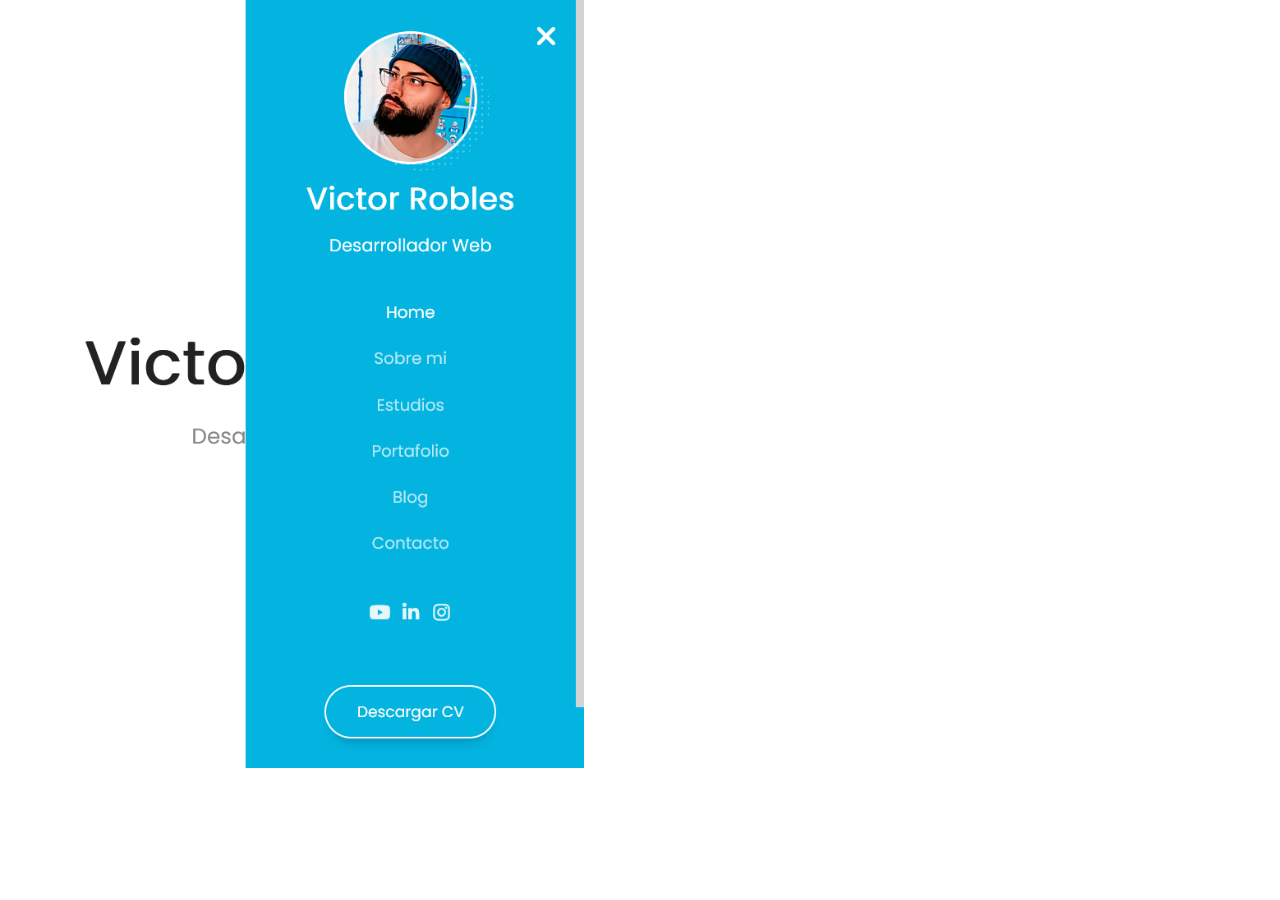
<file: diseno-web1/index.html>
<!DOCTYPE html>
<html lang="es">
<head>
    <meta charset="UTF-8">
    <meta http-equiv="X-UA-Compatible" content="IE=edge">
    <meta name="viewport" content="width=device-width, initial-scale=1.0">
    <link rel="icon" type="image/png" href="./04-portafolio.png" />
    <style type="text/css">
        *{
            margin: 0;
            padding: 0;
        }
        img{
            width: auto;
            height: 768px;
        }
    </style>
    <title>DISEÑO</title>
</head>
<body>
    <img src="./07-responsive1.png"/>
</body>
</html>
</file>
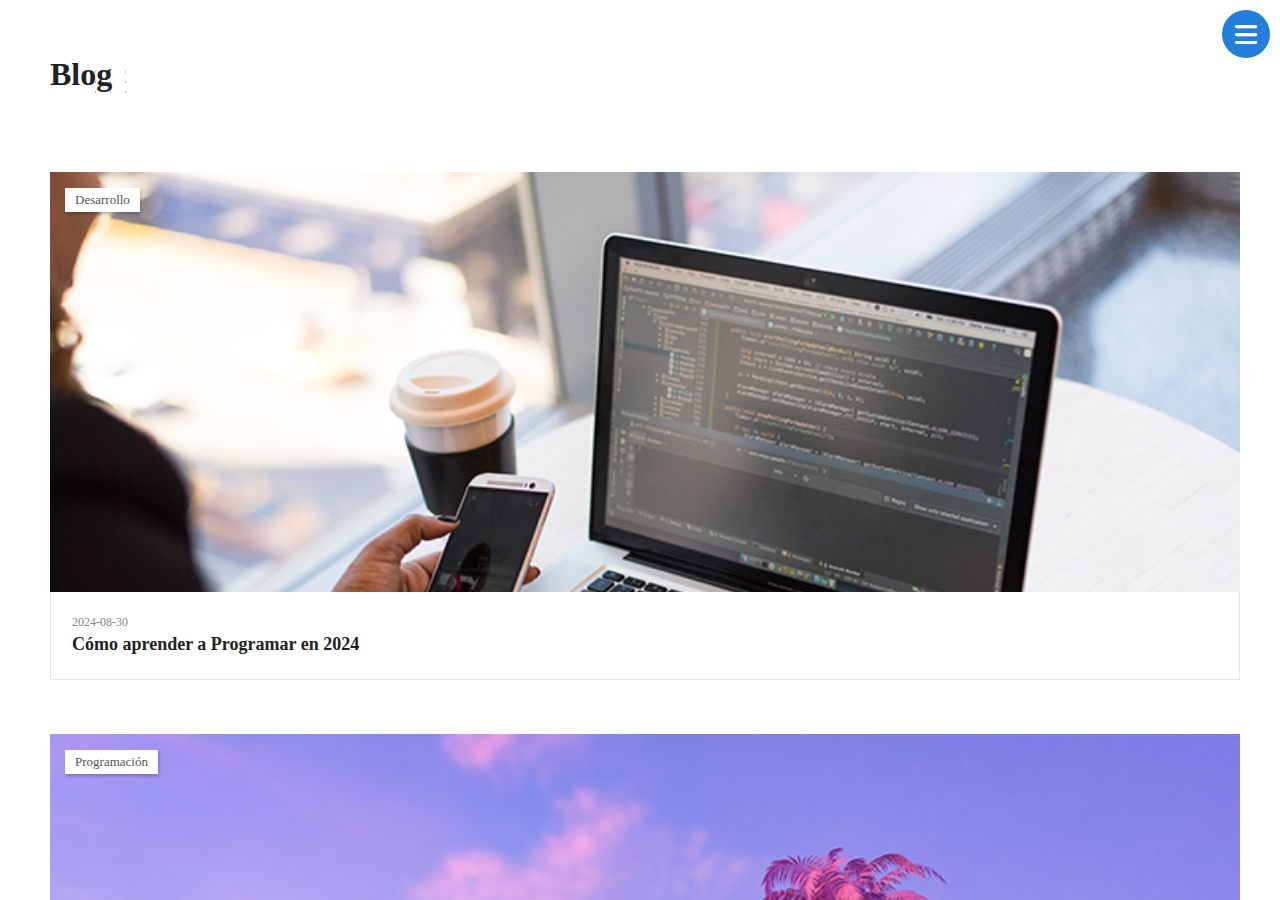
<file: html/blog.html>
<!DOCTYPE html>
<html lang="es">
<head>
    <meta charset="UTF-8">
    <meta name="viewport" content="width=device-width, initial-scale=1.0 maximum-scale=1">    <link rel="stylesheet" href="/fonts/fontawesome-free-6.1.2-web/css/all.min.css">
    <link rel="stylesheet" href="/fonts/poppins/poppins.css">
    <link rel="stylesheet" href="/css/reset.css">
    <link rel="stylesheet" href="/css/scroll.css">
    <link rel="stylesheet" href="/css/styles.css">
    <link rel="stylesheet" href="/css/responsive.css">
    
    <!-- Script JS -->
    <script src="/main.js" defer></script>
    

    <title>Portfolio Sobre Mi</title>
</head>
<body>
    <!-- Layout Principal -->
    <div class="layout">

            <aside class="layout-aside">
                
                <!-- Aside (Info Usuario) -->
                <section class="aside-userInfo">
                   
                    <!-- Info general usuario -->
                    <div class="userInfo-general">
                        
                        <div class="userInfo-containerImage">
                            <img src="/img/default-user.jpeg" alt="Foto de Perfil" 
                            class="userInfo-image">
                        </div>

                        <h2 class="userInfo-name">Victor Lorente</h2>
                        <h4 class="userInfo-job">Frontend Dev</h4>

                    </div>
                    <!-- Menú de navegación DERECHA-->
                    <nav class="layout-menu">
                        <ul class="menu-list">
                            
                            <li class="menu-option">
                                <a class="menu-link" href="main.html">
                                    <i class="menu-icon fa-solid fa-house"></i>
                                    <span class="menu-overlay">Home</span>
                                </a>
                            </li>

                            <li class="menu-option">
                                <a class="menu-link" href="sobre-mi.html">
                                    <i class="menu-icon fa-solid fa-user"></i>
                                    <span class="menu-overlay ">Sobre Mi</span>
                                </a>
                            </li>

                            <li class="menu-option">
                                <a class="menu-link" href="estudios.html">
                                    <i class="menu-icon fa-solid fa-landmark"></i>
                                    <span class="menu-overlay">Curriculum</span>
                                </a>
                            </li>

                            <li class="menu-option">
                                <a class="menu-link" href="portfolio.html">
                                    <i class="menu-icon fa-solid fa-briefcase"></i>
                                    <span class="menu-overlay">Proyectos</span>
                                </a>
                            </li>

                            <li class="menu-option">
                                <a class="menu-link" href="blog.html">
                                    <i style="color:#227FDC;" class="menu-icon fa-solid fa-book"></i>
                                    <span class="menu-overlay menu-overlay-active">Blog</span>
                                </a>
                            </li>

                        </ul>
                    </nav>
                    
                    <!-- Links redes sociales -->
                    <div class="userInfo-userLinks" >
                        <ul class="userLinks-social">
                            
                            <li class="social-option">
                                <a class="social-link" href="#"></a>
                                <i class="social-icon fa-brands fa-instagram"></i>
                            </li>

                            <li class="social-option">
                                <a class="social-link" href="#"></a>
                                <i class="social-icon fa-brands fa-whatsapp"></i>
                            </li>

                            <li class="social-option">
                                <a class="social-link" href="#"></a>
                                <i class="social-icon fa-brands fa-github"></i>
                            </li>

                        </ul>
                    </div>
                    <!-- boton del curriculum -->
                    <div class="userInfo-buttons">
                        <a href="#" class="userInfo-btn"></a>
                    </div>
                    
                    <!-- Pie de página -->
                    <footer class="userInfo-footer">
                        &copy; 2024 Victor Lorente Portfolio
                    </footer>
                </section>

            </aside>


                <!-- Menu Responsive -->
                <div class="layout-menu-toggle">
                    <i class="menu-toggle-icon fa-solid fa-bars"></i>
                    <i class="menu-toggle-icon fa-solid fa-xmark"></i>
                </div>

            <!-- Contenido principal (Main) -->
            <main class="layout-content">

                <section class="content-page content-blog">
                    <!-- Main content que cambia de pag -->
                    <header class="blog-header">
                        <h1 class="blog-title">Blog</h1>
                    </header>

                    <section class="blog-article">

                        <article class="articles-article">

                            <div class="article-top">

                                <div class="article-category">Desarrollo</div>
                                <a href="#" class="article-img-link">
                                    <div class="article-mask">
                                        <img src="/img/articulo-1.jpg" alt="Imagen del blog" class="article-img">
                                    </div>
                                    <div class="article-logo">
                                        <i class="article-icon fa-solid fa-book"></i>
                                    </div>
                                </a>

                            </div>

                            <div class="article-bottom">
                                <time datetime="2024-08-30" class="article-date">2024-08-30</time>
                                <a href="#" class="article-link"></a>
                                <h2 class="article-title">Cómo aprender a Programar en 2024</h2>
                            </div>

                        </article>

                        <article class="articles-article">

                            <div class="article-top">

                                <div class="article-category">Programación</div>
                                <a href="#" class="article-img-link">
                                    <div class="article-mask">
                                        <img src="/img/articulo-2.jpg" alt="Imagen del blog" class="article-img">
                                    </div>
                                    <div class="article-logo">
                                        <i class="article-icon fa-solid fa-book"></i>
                                    </div>
                                </a>

                            </div>

                            <div class="article-bottom">
                                <time datetime="2024-05-20" class="article-date">2024-05-20</time>
                                <a href="#" class="article-link"></a>
                                <h2 class="article-title">Cómo hacer Animaciones en CSS</h2>
                            </div>

                        </article>

                        <article class="articles-article">

                            <div class="article-top">

                                <div class="article-category">Programación</div>
                                <a href="#" class="article-img-link">
                                    <div class="article-mask">
                                        <img src="/img/articulo-3.jpg" alt="Imagen del blog" class="article-img">
                                    </div>
                                    <div class="article-logo">
                                        <i class="article-icon fa-solid fa-book"></i>
                                    </div>
                                </a>

                            </div>

                            <div class="article-bottom">
                                <time datetime="2024-04-20" class="article-date">2024-04-20</time>
                                <a href="#" class="article-link"></a>
                                <h2 class="article-title">Cómo usar el LocalStorage en JS</h2>
                            </div>

                        </article>

                        <article class="articles-article">

                            <div class="article-top">

                                <div class="article-category">Desarrollo</div>
                                <a href="#" class="article-img-link">
                                    <div class="article-mask">
                                        <img src="/img/articulo-4.jpg" alt="Imagen del blog" class="article-img">
                                    </div>
                                    <div class="article-logo">
                                        <i class="article-icon fa-solid fa-book"></i>
                                    </div>
                                </a>

                            </div>

                            <div class="article-bottom">
                                <time datetime="2024-02-30" class="article-date">2024-02-30</time>
                                <a href="#" class="article-link"></a>
                                <h2 class="article-title">Cómo Maquetar una Web</h2>
                            </div>

                        </article>

                    </section>  

                </section>

            </main>
    </div>

</body> 
</html>
</file>
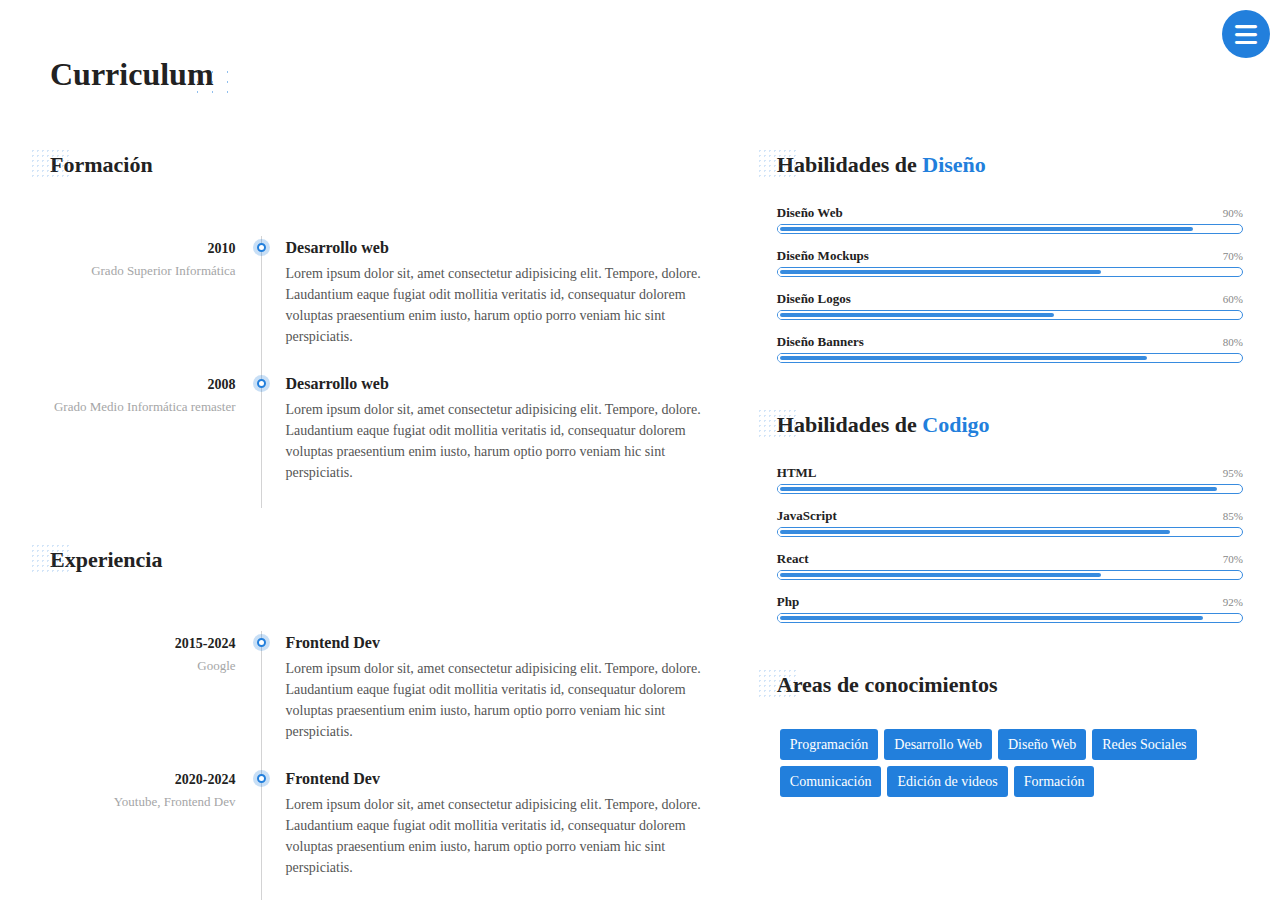
<file: html/estudios.html>
<!DOCTYPE html>
<html lang="es">
<head>
    <meta charset="UTF-8">
    <meta name="viewport" content="width=device-width, initial-scale=1.0 maximum-scale=1">    <link rel="stylesheet" href="/fonts/fontawesome-free-6.1.2-web/css/all.min.css">
    <link rel="stylesheet" href="/fonts/poppins/poppins.css">
    <link rel="stylesheet" href="/css/reset.css">
    <link rel="stylesheet" href="/css/scroll.css">
    <link rel="stylesheet" href="/css/styles.css">
    <link rel="stylesheet" href="/css/responsive.css">

    <!-- Script JS -->
    <script src="/main.js" defer></script>
    
    

    <title>Portfolio Sobre Mi</title>
</head>
<body>
    <!-- Layout Principal -->
    <div class="layout">

            <aside class="layout-aside">
                
                <!-- Aside (Info Usuario) -->
                <section class="aside-userInfo">
                   
                    <!-- Info general usuario -->
                    <div class="userInfo-general">
                        
                        <div class="userInfo-containerImage">
                            <img src="/img/default-user.jpeg" alt="Foto de Perfil" 
                            class="userInfo-image">
                        </div>

                        <h2 class="userInfo-name">Victor Lorente</h2>
                        <h4 class="userInfo-job">Frontend Dev</h4>

                    </div>
                    <!-- Menú de navegación DERECHA-->
                    <nav class="layout-menu">
                        <ul class="menu-list">
                            
                            <li class="menu-option">
                                <a class="menu-link" href="main.html">
                                    <i class="menu-icon fa-solid fa-house"></i>
                                    <span class="menu-overlay">Home</span>
                                </a>
                            </li>

                            <li class="menu-option">
                                <a class="menu-link" href="sobre-mi.html">
                                    <i class="menu-icon fa-solid fa-user"></i>
                                    <span class="menu-overlay">Sobre Mi</span>
                                </a>
                            </li>

                            <li class="menu-option">
                                <a class="menu-link" href="estudios.html">
                                    <i style="color:#227FDC;" class="menu-icon fa-solid fa-landmark"></i>
                                    <span class="menu-overlay menu-overlay-active">Curriculum</span>
                                </a>
                            </li>

                            <li class="menu-option">
                                <a class="menu-link" href="portfolio.html">
                                    <i class="menu-icon fa-solid fa-briefcase"></i>
                                    <span class="menu-overlay">Proyectos</span>
                                </a>
                            </li>

                            <li class="menu-option">
                                <a class="menu-link" href="blog.html">
                                    <i class="menu-icon fa-solid fa-book"></i>
                                    <span class="menu-overlay">Blog</span>
                                </a>
                            </li>

                        

                        </ul>
                    </nav>
                    
                    <!-- Links redes sociales -->
                    <div class="userInfo-userLinks" >
                        <ul class="userLinks-social">
                            
                            <li class="social-option">
                                <a class="social-link" href="#"></a>
                                <i class="social-icon fa-brands fa-instagram"></i>
                            </li>

                            <li class="social-option">
                                <a class="social-link" href="#"></a>
                                <i class="social-icon fa-brands fa-whatsapp"></i>
                            </li>

                            <li class="social-option">
                                <a class="social-link" href="#"></a>
                                <i class="social-icon fa-brands fa-github"></i>
                            </li>

                        </ul>
                    </div>
                    <!-- boton del curriculum -->
                    <div class="userInfo-buttons">
                        <a href="#" class="userInfo-btn"></a>
                    </div>
                    
                    <!-- Pie de página -->
                    <footer class="userInfo-footer">
                        &copy; 2024 Victor Lorente Portfolio
                    </footer>
                </section>

            </aside>
            
                <!-- Menu Responsive -->
                <div class="layout-menu-toggle">
                    <i class="menu-toggle-icon fa-solid fa-bars"></i>
                    <i class="menu-toggle-icon fa-solid fa-xmark"></i>
                </div>

            <!-- Contenido principal (Main) -->
            <main class="layout-content">

                <section class="content-page content-resume">
                    <!-- Main content que cambia de pag -->

                    <header class="resume-header">
                        <h1 class="resume-title">Curriculum</h1>
                    </header>
                    <!-- Main page Content -->
                    <div class="resume-container">
                        <!-- LEFT SIDE PAGE -->
                        <section class="resume-left">
                            
                            <!-- 1 Sección left-->
                            <header class="resume-subheader">
                                <h2 class="resume-subtitle">Formación</h2>
                            </header>

                            <div class="resume-timelines">

                                <article class="timelines-item">

                                    <header class="timneline-header">
                                        <h4 class="timeline-year">2010</h4>
                                        <span class="timeline-company">Grado Superior Informática</span>
                                    </header>

                                            <div class="timeline-divider">
                                                <!-- Esto sirve para dividir el contenido -->
                                            </div>

                                    <div class="timeline-description">
                                        <h3 class="timeline-title">Desarrollo web</h3>
                                        <p class="timeline-text">Lorem ipsum dolor sit, amet consectetur adipisicing elit. 
                                            Tempore, dolore. Laudantium eaque fugiat odit mollitia veritatis id, 
                                            consequatur dolorem voluptas praesentium enim iusto, harum optio porro veniam hic sint perspiciatis.
                                        </p>
                                    </div>

                                </article>

                                <article class="timelines-item">

                                    <header class="timneline-header">
                                        <h4 class="timeline-year">2008</h4>
                                        <span class="timeline-company">Grado Medio Informática remaster</span>
                                    </header>

                                            <div class="timeline-divider">
                                                <!-- Esto sirve para dividir el contenido -->
                                            </div>

                                    <div class="timeline-description">
                                        <h3 class="timeline-title">Desarrollo web</h3>
                                        <p class="timeline-text">Lorem ipsum dolor sit, amet consectetur adipisicing elit. 
                                            Tempore, dolore. Laudantium eaque fugiat odit mollitia veritatis id, 
                                            consequatur dolorem voluptas praesentium enim iusto, harum optio porro veniam hic sint perspiciatis.
                                        </p>
                                    </div>

                                </article>

                            </div>
                            
                            <!-- 2 Sección left-->
                            <header class="resume-subheader">
                                <h2 class="resume-subtitle">Experiencia</h2>
                            </header>

                            <div class="resume-timelines">

                                <article class="timelines-item">

                                    <header class="timneline-header">
                                        <h4 class="timeline-year">2015-2024</h4>
                                        <span class="timeline-company">Google</span>
                                    </header>

                                            <div class="timeline-divider">
                                                <!-- Esto sirve para dividir el contenido -->
                                            </div>

                                    <div class="timeline-description">
                                        <h3 class="timeline-title">Frontend Dev</h3>
                                        <p class="timeline-text">Lorem ipsum dolor sit, amet consectetur adipisicing elit. 
                                            Tempore, dolore. Laudantium eaque fugiat odit mollitia veritatis id, 
                                            consequatur dolorem voluptas praesentium enim iusto, harum optio porro veniam hic sint perspiciatis.
                                        </p>
                                    </div>

                                </article>

                                <article class="timelines-item">

                                    <header class="timneline-header">
                                        <h4 class="timeline-year">2020-2024</h4>
                                        <span class="timeline-company">Youtube, Frontend Dev</span>
                                    </header>

                                            <div class="timeline-divider">
                                                <!-- Esto sirve para dividir el contenido -->
                                            </div>

                                    <div class="timeline-description">
                                        <h3 class="timeline-title">Frontend Dev</h3>
                                        <p class="timeline-text">Lorem ipsum dolor sit, amet consectetur adipisicing elit. 
                                            Tempore, dolore. Laudantium eaque fugiat odit mollitia veritatis id, 
                                            consequatur dolorem voluptas praesentium enim iusto, harum optio porro veniam hic sint perspiciatis.
                                        </p>
                                    </div>

                                </article>

                            </div>

                        </section>
                        <!-- RIGHT SIDE PAGE -->
                        <section class="resume-right">

                            <header class="resume-subheader">
                                <h2 class="resume-subtitle">Habilidades de <span class="subtitle-color">Diseño</span></h2>
                            </header>
                            <!-- Habilidades DISEÑO -->
                            <div class="resume-skills">

                                <article class="skills-title">
                                    <h4 class="skills-text">Diseño Web</h4>
                                    <span class="skills-number">90%</span>
                                </article>

                                <div class="skills-progressbar">
                                    <div class="skills-percentage pb1"></div>
                                </div>

                                        <article class="skills-title">
                                            <h4 class="skills-text">Diseño Mockups</h4>
                                            <span class="skills-number">70%</span>
                                        </article>

                                        <div class="skills-progressbar">
                                            <div class="skills-percentage pb2"></div>
                                        </div>

                                        <article class="skills-title">
                                            <h4 class="skills-text">Diseño Logos</h4>
                                            <span class="skills-number">60%</span>
                                        </article>
        
                                        <div class="skills-progressbar">
                                            <div class="skills-percentage pb3"></div>
                                        </div>

                                <article class="skills-title">
                                    <h4 class="skills-text">Diseño Banners</h4>
                                    <span class="skills-number">80%</span>
                                </article>
        
                                <div class="skills-progressbar">
                                    <div class="skills-percentage pb4"></div>
                                </div>

                            </div>

                            <header class="resume-subheader">
                                <h2 class="resume-subtitle">Habilidades de <span class="subtitle-color">Codigo</span></h2>
                            </header>
                             <!-- Habilidades de Código -->
                             <div class="resume-skills">

                                <article class="skills-title">
                                    <h4 class="skills-text">HTML</h4>
                                    <span class="skills-number">95%</span>
                                </article>

                                <div class="skills-progressbar">
                                    <div class="skills-percentage pb5"></div>
                                </div>

                                        <article class="skills-title">
                                            <h4 class="skills-text">JavaScript</h4>
                                            <span class="skills-number">85%</span>
                                        </article>

                                        <div class="skills-progressbar">
                                            <div class="skills-percentage pb6"></div>
                                        </div>

                                        <article class="skills-title">
                                            <h4 class="skills-text">React</h4>
                                            <span class="skills-number">70%</span>
                                        </article>
        
                                        <div class="skills-progressbar">
                                            <div class="skills-percentage pb7"></div>
                                        </div>

                                <article class="skills-title">
                                    <h4 class="skills-text">Php</h4>
                                    <span class="skills-number">92%</span>
                                </article>
        
                                <div class="skills-progressbar">
                                    <div class="skills-percentage pb8"></div>
                                </div>

                            </div>

                            <header class="resume-subheader">
                                <h2 class="resume-subtitle">Areas de conocimientos</h2>
                            </header>
                            <div class="resume-knowledges">
                                <ul class="knowledges-list">
                                    <li class="knowledges-option">Programación</li>
                                    <li class="knowledges-option">Desarrollo Web</li>
                                    <li class="knowledges-option">Diseño Web</li>
                                    <li class="knowledges-option">Redes Sociales</li>
                                    <li class="knowledges-option">Comunicación</li>
                                    <li class="knowledges-option">Edición de videos</li>
                                    <li class="knowledges-option">Formación</li>
                                </ul>
                            </div>
                            
                        </section>

                    </div>
                    <!-- Certificados Bottom Page -->
                    <div class="resume-certificate">

                        <header class="resume-subheader">
                            <h2 class="resume-subtitle">Certificados</h2>
                        </header>

                        <section class="certificate-container">

                            <article class="certificates-certificate">
                                
                                <div class="certificate-logo">
                                    <img src="/img/certificado-1.png" alt="" class="certificate-img">
                                </div>

                                <div class="certificate-content">
                                    <h4 class="certificate-title">Master en PHP, SQL, POO, MVC, Laravel, Symfony, Wordpress</h4>
                                    <span class="certificate-id">ID  Verificación: 7891</span>
                                    <span class="certificate-date">10 Junio 2023</span>
                                </div>

                            </article>

                            <article class="certificates-certificate">
                                
                                <div class="certificate-logo">
                                    <img src="/img/certificado-1.png" alt="" class="certificate-img">
                                </div>

                                <div class="certificate-content">
                                    <h4 class="certificate-title">Master en Pruenas Técnicas: +70 Nuevos Ejercicios de Código</h4>
                                    <span class="certificate-id">ID  Verificación: 12235</span>
                                    <span class="certificate-date">10 Mayo 2024</span>
                                </div>

                            </article>


                        </section>

                    </div>
 
                </section>

            </main>
    </div>

</body> 
</html>
</file>
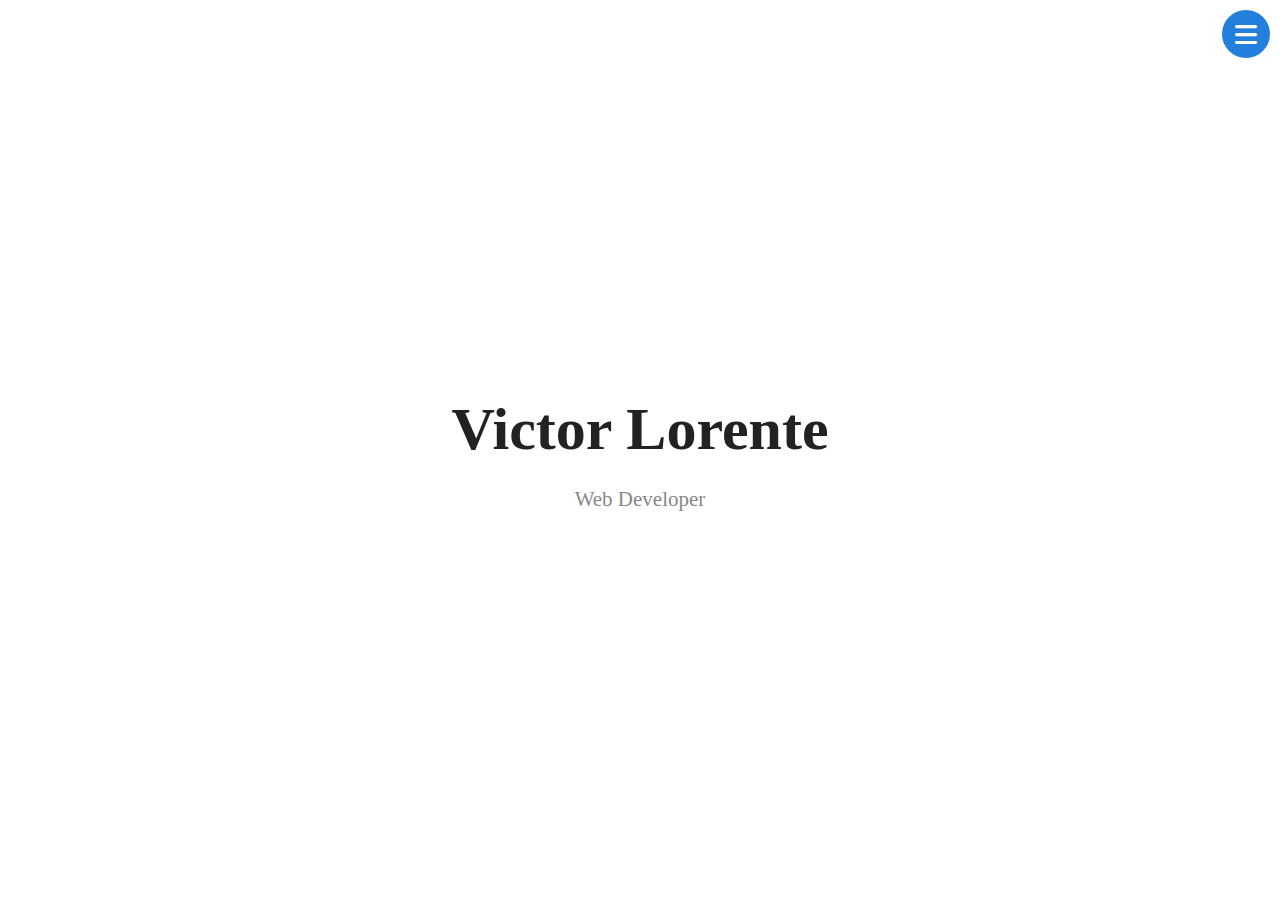
<file: html/main.html>
<!DOCTYPE html>
<html lang="es">
<head>
    <meta charset="UTF-8">
    <meta name="viewport" content="width=device-width, initial-scale=1.0 maximum-scale=1">
    <link rel="stylesheet" href="/fonts/fontawesome-free-6.1.2-web/css/all.min.css">
    <link rel="stylesheet" href="/fonts/poppins/poppins.css">
    <link rel="stylesheet" href="/css/reset.css">
    <link rel="stylesheet" href="/css/scroll.css">
    <link rel="stylesheet" href="/css/styles.css">
    <link rel="stylesheet" href="/css/responsive.css">
    
    <!-- Script JS -->
    <script src="/main.js" defer></script>

    <title>Portfolio</title>
</head>
<body>
    <!-- Layout Principal -->
    <div class="layout">

            <aside class="layout-aside">
                
                <!-- Aside (Info Usuario) -->
                <section class="aside-userInfo">
                   
                    <!-- Info general usuario -->
                    <div class="userInfo-general">
                        
                        <div class="userInfo-containerImage">
                            <img src="/img/default-user.jpeg" alt="Foto de Perfil" 
                            class="userInfo-image">
                        </div>

                        <h2 class="userInfo-name">Victor Lorente</h2>
                        <h4 class="userInfo-job">Frontend Dev</h4>

                    </div>
                    <!-- Menú de navegación DERECHA-->
                    <nav class="layout-menu">
                        <ul class="menu-list">
                            
                            <li class="menu-option">
                                <a class="menu-link" href="main.html">
                                    <i style="color:#227FDC;" class="menu-icon fa-solid fa-house"></i>
                                    <span class="menu-overlay menu-overlay-active">Home</span>
                                </a>
                            </li>

                            <li class="menu-option">
                                <a class="menu-link" href="sobre-mi.html">
                                    <i class="menu-icon fa-solid fa-user"></i>
                                    <span class="menu-overlay">Sobre Mi</span>
                                </a>
                            </li>

                            <li class="menu-option">
                                <a class="menu-link" href="estudios.html">
                                    <i class="menu-icon fa-solid fa-landmark"></i>
                                    <span class="menu-overlay">Curriculum</span>
                                </a>
                            </li>

                            <li class="menu-option">
                                <a class="menu-link" href="portfolio.html">
                                    <i class="menu-icon fa-solid fa-briefcase"></i>
                                    <span class="menu-overlay">Proyectos</span>
                                </a>
                            </li>

                            <li class="menu-option">
                                <a class="menu-link" href="blog.html">
                                    <i class="menu-icon fa-solid fa-book"></i>
                                    <span class="menu-overlay">Blog</span>
                                </a>
                            </li>

                      
                        </ul>
                    </nav>
                    
                    <!-- Links redes sociales -->
                    <div class="userInfo-userLinks" >
                        <ul class="userLinks-social">
                            
                            <li class="social-option">
                                <a class="social-link" href="#"></a>
                                <i class="social-icon fa-brands fa-instagram"></i>
                            </li>

                            <li class="social-option">
                                <a class="social-link" href="#"></a>
                                <i class="social-icon fa-brands fa-whatsapp"></i>
                            </li>

                            <li class="social-option">
                                <a class="social-link" href="#"></a>
                                <i class="social-icon fa-brands fa-github"></i>
                            </li>

                        </ul>
                    </div>
                    <!-- boton del curriculum -->
                    <div class="userInfo-buttons">
                        <a href="#" class="userInfo-btn"></a>
                    </div>
                    
                    <!-- Pie de página -->
                    <footer class="userInfo-footer">
                        &copy; 2024 Victor Lorente Portfolio
                    </footer>
                </section>

            </aside>

            <!-- Menu Responsive -->
            <div class="layout-menu-toggle">
                <i class="menu-toggle-icon fa-solid fa-bars"></i>
                <i class="menu-toggle-icon fa-solid fa-xmark"></i>
            </div>

            <!-- Contenido principal (Main) -->
            <main class="layout-content">

                <section class="content-page">
                    <h1 class="page-name">Victor Lorente</h1>
                    <h2 class="page-job">Web Developer</h2>
                </section>

            </main>
    </div>
    
</body> 
</html>
</file>
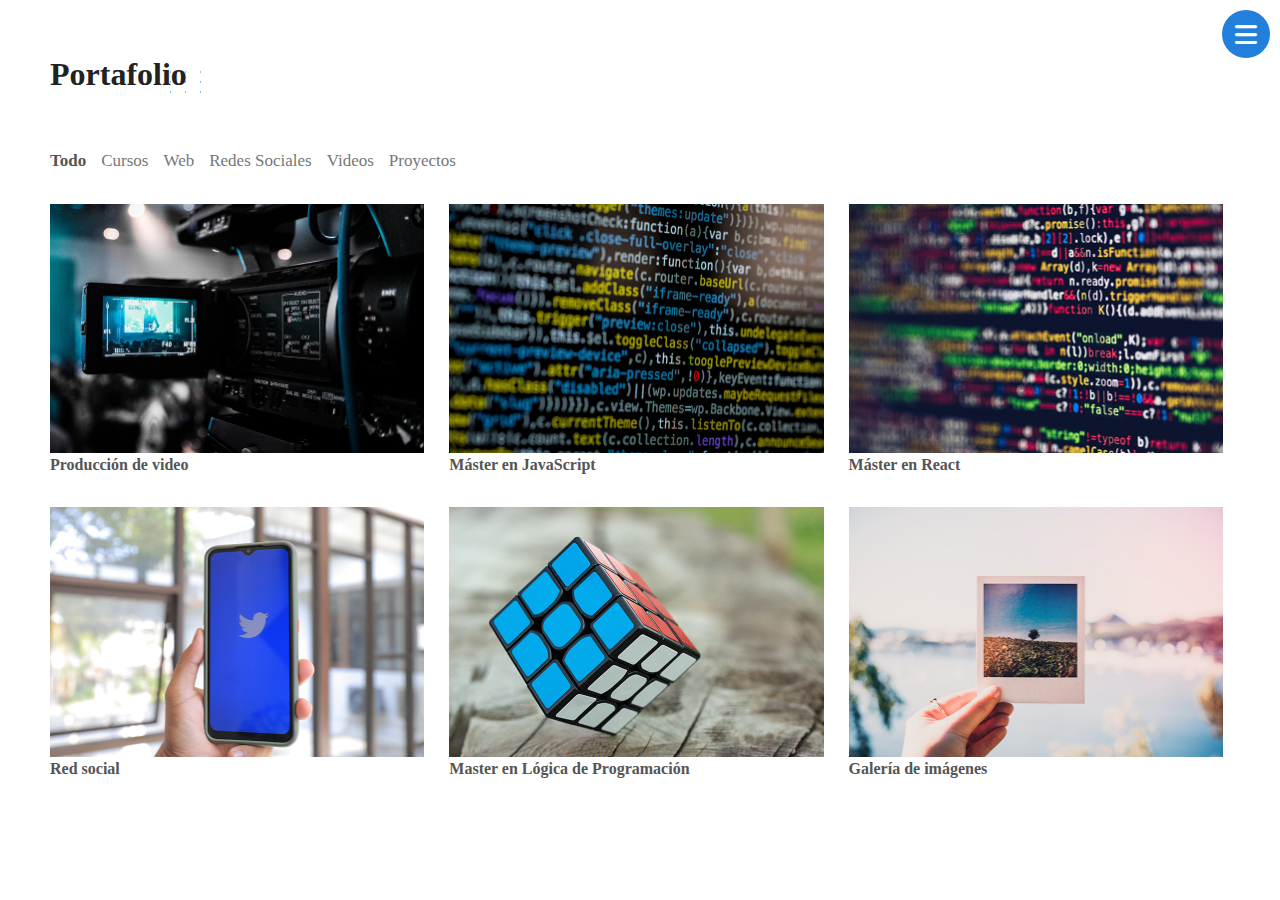
<file: html/portfolio.html>
<!DOCTYPE html>
<html lang="es">
<head>
    <meta charset="UTF-8">
    <meta name="viewport" content="width=device-width, initial-scale=1.0 maximum-scale=1">    <link rel="stylesheet" href="/fonts/fontawesome-free-6.1.2-web/css/all.min.css">
    <link rel="stylesheet" href="/fonts/poppins/poppins.css">
    <link rel="stylesheet" href="/css/reset.css">
    <link rel="stylesheet" href="/css/scroll.css">
    <link rel="stylesheet" href="/css/styles.css">
    <link rel="stylesheet" href="/css/responsive.css">

    <!-- Script JS -->
    <script src="/main.js" defer></script>
    
    

    <title>Portfolio Sobre Mi</title>
</head>
<body>
    <!-- Layout Principal -->
    <div class="layout">

            <aside class="layout-aside">
                
                <!-- Aside (Info Usuario) -->
                <section class="aside-userInfo">
                   
                    <!-- Info general usuario -->
                    <div class="userInfo-general">
                        
                        <div class="userInfo-containerImage">
                            <img src="/img/default-user.jpeg" alt="Foto de Perfil" 
                            class="userInfo-image">
                        </div>

                        <h2 class="userInfo-name">Victor Lorente</h2>
                        <h4 class="userInfo-job">Frontend Dev</h4>

                    </div>
                    <!-- Menú de navegación DERECHA-->
                    <nav class="layout-menu">
                        <ul class="menu-list">
                            
                            <li class="menu-option">
                                <a class="menu-link" href="main.html">
                                    <i class="menu-icon fa-solid fa-house"></i>
                                    <span class="menu-overlay">Home</span>
                                </a>
                            </li>

                            <li class="menu-option">
                                <a class="menu-link" href="sobre-mi.html">
                                    <i class="menu-icon fa-solid fa-user"></i>
                                    <span class="menu-overlay">Sobre Mi</span>
                                </a>
                            </li>

                            <li class="menu-option">
                                <a class="menu-link" href="estudios.html">
                                    <i class="menu-icon fa-solid fa-landmark"></i>
                                    <span class="menu-overlay">Curriculum</span>
                                </a>
                            </li>

                            <li class="menu-option">
                                <a class="menu-link" href="portfolio.html">
                                    <i style="color:#227FDC;" class="menu-icon fa-solid fa-briefcase"></i>
                                    <span class="menu-overlay menu-overlay-active">Proyectos</span>
                                </a>
                            </li>

                            <li class="menu-option">
                                <a class="menu-link" href="blog.html">
                                    <i class="menu-icon fa-solid fa-book"></i>
                                    <span class="menu-overlay">Blog</span>
                                </a>
                            </li>


                        </ul>
                    </nav>
                    
                    <!-- Links redes sociales -->
                    <div class="userInfo-userLinks" >
                        <ul class="userLinks-social">
                            
                            <li class="social-option">
                                <a class="social-link" href="#"></a>
                                <i class="social-icon fa-brands fa-instagram"></i>
                            </li>

                            <li class="social-option">
                                <a class="social-link" href="#"></a>
                                <i class="social-icon fa-brands fa-whatsapp"></i>
                            </li>

                            <li class="social-option">
                                <a class="social-link" href="#"></a>
                                <i class="social-icon fa-brands fa-github"></i>
                            </li>

                        </ul>
                    </div>
                    <!-- boton del curriculum -->
                    <div class="userInfo-buttons">
                        <a href="#" class="userInfo-btn"></a>
                    </div>
                    
                    <!-- Pie de página -->
                    <footer class="userInfo-footer">
                        &copy; 2024 Victor Lorente Portfolio
                    </footer>
                </section>

            </aside>

                <!-- Menu Responsive -->
                <div class="layout-menu-toggle">
                    <i class="menu-toggle-icon fa-solid fa-bars"></i>
                    <i class="menu-toggle-icon fa-solid fa-xmark"></i>
                </div>

            <!-- Contenido principal (Main) -->
            <main class="layout-content">

                <section class="content-page content-portfolio">
                    <!-- Main content que cambia de pag -->
                    <header class="portfolio-header">
                        <h1 class="portfolio-title">Portafolio</h1>
                    </header>
                    <!-- Nav Menu -->
                    <nav class="portfolio-navbar">

                        <ul class="portfolio-menu">
                            <li class="portfolio-option portfolio-option-active">
                                <a href="#" class="portfolio-link">Todo</a>
                            </li>
                            <li class="portfolio-option">
                                <a href="#" class="portfolio-link">Cursos</a>
                            </li>
                            <li class="portfolio-option ">
                                <a href="#" class="portfolio-link">Web</a>
                            </li>
                            <li class="portfolio-option ">
                                <a href="#" class="portfolio-link">Redes Sociales</a>
                            </li>
                            <li class="portfolio-option ">
                                <a href="#" class="portfolio-link">Videos</a>
                            </li>
                            <li class="portfolio-option ">
                                <a href="#" class="portfolio-link">Proyectos</a>
                            </li>
                        </ul>

                    </nav>
                    <!-- Galería -->
                    <section class="portfolio-gallery">

                        <figure class="gallery-item">
                            <div class="gallery-container-img">
                                <a href="#" class="gallery-link">
                                    <img src="/img/galeria-1.jpg" alt="" class="gallery-img">
                                </a>
                            </div>

                            <figcaption class="gallery-title">Producción de video</figcaption>
                            <i class="gallery-icon fa-solid fa-video-camera"></i>
                            <span class="gallery-category">Videos</span>
                        </figure>

                        <figure class="gallery-item">
                            <div class="gallery-container-img">
                                <a href="#" class="gallery-link">
                                    <img src="/img/galeria-2.jpg" alt="" class="gallery-img">
                                </a>
                            </div>

                            <figcaption class="gallery-title">Máster en JavaScript</figcaption>
                            <i class="gallery-icon fa-solid fa-code"></i>
                            <span class="gallery-category">Cursos</span>
                        </figure>

                        <figure class="gallery-item">
                            <div class="gallery-container-img">
                                <a href="#" class="gallery-link">
                                    <img src="/img/galeria-3.jpg" alt="" class="gallery-img">
                                </a>
                            </div>

                            <figcaption class="gallery-title">Máster en React</figcaption>
                            <i class="gallery-icon fa-solid fa-code"></i>
                            <span class="gallery-category">Cursos</span>
                        </figure>

                        <figure class="gallery-item">
                            <div class="gallery-container-img">
                                <a href="#" class="gallery-link">
                                    <img src="/img/galeria-4.jpg" alt="" class="gallery-img">
                                </a>
                            </div>

                            <figcaption class="gallery-title">Red social</figcaption>
                            <i class="gallery-icon fa-solid fa-twitter"></i>
                            <span class="gallery-category">Web</span>
                        </figure>

                        <figure class="gallery-item">
                            <div class="gallery-container-img">
                                <a href="#" class="gallery-link">
                                    <img src="/img/galeria-5.jpg" alt="" class="gallery-img">
                                </a>
                            </div>

                            <figcaption class="gallery-title">Master en Lógica de Programación</figcaption>
                            <i class="gallery-icon fa-solid fa-code"></i>
                            <span class="gallery-category">Cursos</span>
                        </figure>

                        <figure class="gallery-item">
                            <div class="gallery-container-img">
                                <a href="#" class="gallery-link">
                                    <img src="/img/galeria-6.jpg" alt="" class="gallery-img">
                                </a>
                            </div>

                            <figcaption class="gallery-title">Galería de imágenes</figcaption>
                            <i class="gallery-icon fa-solid fa-image-portrait"></i>
                            <span class="gallery-category">Proyectos</span>
                        </figure>

                    </section>

                </section>

            </main>
    </div>

</body> 
</html>
</file>
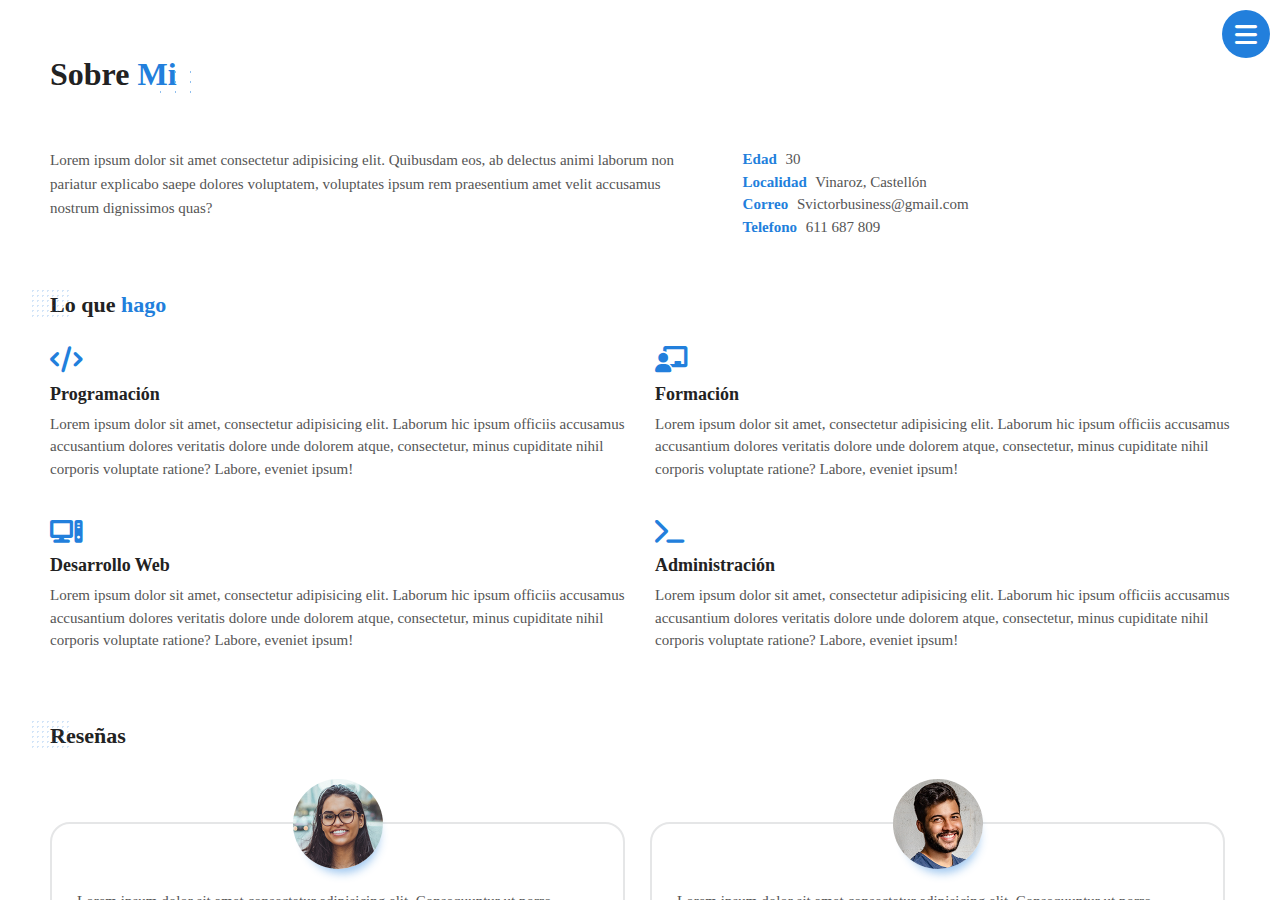
<file: html/sobre-mi.html>
<!DOCTYPE html>
<html lang="es">
<head>
    <meta charset="UTF-8">
    <meta name="viewport" content="width=device-width, initial-scale=1.0 maximum-scale=1">    <link rel="stylesheet" href="/fonts/fontawesome-free-6.1.2-web/css/all.min.css">
    <link rel="stylesheet" href="/fonts/poppins/poppins.css">
    <link rel="stylesheet" href="/css/reset.css">
    <link rel="stylesheet" href="/css/scroll.css">
    <link rel="stylesheet" href="/css/styles.css">
    <link rel="stylesheet" href="/css/responsive.css">

    <!-- Script JS -->
    <script src="/main.js" defer></script>
    
    

    <title>Portfolio Sobre Mi</title>
</head>
<body>
    <!-- Layout Principal -->
    <div class="layout">

            <aside class="layout-aside">
                
                <!-- Aside (Info Usuario) -->
                <section class="aside-userInfo">
                   
                    <!-- Info general usuario -->
                    <div class="userInfo-general">
                        
                        <div class="userInfo-containerImage">
                            <img src="/img/default-user.jpeg" alt="Foto de Perfil" 
                            class="userInfo-image">
                        </div>

                        <h2 class="userInfo-name">Victor Lorente</h2>
                        <h4 class="userInfo-job">Frontend Dev</h4>

                    </div>
                    <!-- Menú de navegación DERECHA-->
                    <nav class="layout-menu">
                        <ul class="menu-list">
                            
                            <li class="menu-option">
                                <a class="menu-link" href="main.html">
                                    <i class="menu-icon fa-solid fa-house"></i>
                                    <span class="menu-overlay">Home</span>
                                </a>
                            </li>

                            <li class="menu-option">
                                <a class="menu-link" href="sobre-mi.html">
                                    <i style="color:#227FDC;" class="menu-icon fa-solid fa-user"></i>
                                    <span class="menu-overlay menu-overlay-active">Sobre Mi</span>
                                </a>
                            </li>

                            <li class="menu-option">
                                <a class="menu-link" href="estudios.html">
                                    <i class="menu-icon fa-solid fa-landmark"></i>
                                    <span class="menu-overlay">Curriculum</span>
                                </a>
                            </li>

                            <li class="menu-option">
                                <a class="menu-link" href="portfolio.html">
                                    <i class="menu-icon fa-solid fa-briefcase"></i>
                                    <span class="menu-overlay">Proyectos</span>
                                </a>
                            </li>

                            <li class="menu-option">
                                <a class="menu-link" href="blog.html">
                                    <i class="menu-icon fa-solid fa-book"></i>
                                    <span class="menu-overlay">Blog</span>
                                </a>
                            </li>

                        

                        </ul>
                    </nav>
                    
                    <!-- Links redes sociales -->
                    <div class="userInfo-userLinks" >
                        <ul class="userLinks-social">
                            
                            <li class="social-option">
                                <a class="social-link" href="#"></a>
                                <i class="social-icon fa-brands fa-instagram"></i>
                            </li>

                            <li class="social-option">
                                <a class="social-link" href="#"></a>
                                <i class="social-icon fa-brands fa-whatsapp"></i>
                            </li>

                            <li class="social-option">
                                <a class="social-link" href="#"></a>
                                <i class="social-icon fa-brands fa-github"></i>
                            </li>

                        </ul>
                    </div>
                    <!-- boton del curriculum -->
                    <div class="userInfo-buttons">
                        <a href="#" class="userInfo-btn"></a>
                    </div>
                    
                    <!-- Pie de página -->
                    <footer class="userInfo-footer">
                        &copy; 2024 Victor Lorente Portfolio
                    </footer>
                </section>

            </aside>

                <!-- Menu Responsive -->
                <div class="layout-menu-toggle">
                    <i class="menu-toggle-icon fa-solid fa-bars"></i>
                    <i class="menu-toggle-icon fa-solid fa-xmark"></i>
                </div>

            <!-- Contenido principal (Main) -->
            <main class="layout-content">

                <section class="content-page content-about">
                    <!-- Main content que cambia de pag -->

                    <header class="about-header">
                        <h1 class="about-title">Sobre <span class="title-color">Mi</span></h1>
                    </header>

                    <!-- About 1 Personal Inf-->
                    <section class="about-personalInfo">
                        
                        <article class="personalInfo-bio">
                            <p class="personalInfo-description">Lorem ipsum dolor sit amet consectetur adipisicing elit. Quibusdam eos, ab delectus animi laborum non pariatur explicabo saepe dolores voluptatem, voluptates ipsum rem praesentium amet velit accusamus nostrum dignissimos quas?</p>
                        </article>

                        <div class="personalInfo-data">
                            <ul class="personalInfo-list">
                                <li class="personalInfo-option">
                                    <span class="personalInfo-title">Edad</span>
                                    <span class="personalInfo-value">30</span>
                                </li>

                                <li class="personalInfo-option">
                                    <span class="personalInfo-title">Localidad</span>
                                    <span class="personalInfo-value">Vinaroz, Castellón</span>
                                </li>

                                <li class="personalInfo-option">
                                    <span class="personalInfo-title">Correo</span>
                                    <span class="personalInfo-value">Svictorbusiness@gmail.com</span>
                                </li>

                                <li class="personalInfo-option">
                                    <span class="personalInfo-title">Telefono</span>
                                    <span class="personalInfo-value">611 687 809</span>
                                </li>
                            </ul>
                        </div>
                    </section>
                    <!-- About 2 Services -->
                    <section class="about-services">
                        <header class="services-header">
                            <h2 class="services-title">
                                Lo que <span class="title-color">hago</span>
                            </h2>
                        </header>

                        <div class="services-container">

                            <article class="services-service">
                                <div class="service-icon">
                                    <i class="fa-solid fa-code"></i>
                                </div>

                                <div class="service-content">
                                    <h3 class="service-title">Programación</h3>
                                    <p class="service-description">
                                        Lorem ipsum dolor sit amet, consectetur adipisicing elit. Laborum hic ipsum officiis 
                                        accusamus accusantium dolores veritatis dolore unde dolorem atque, consectetur, 
                                        minus cupiditate nihil corporis voluptate ratione? Labore, eveniet ipsum!
                                    </p>
                                </div>
                            </article>

                            <article class="services-service">
                                <div class="service-icon">
                                    <i class="fa-solid fa-chalkboard-user"></i>
                                </div>

                                <div class="service-content">
                                    <h3 class="service-title">Formación</h3>
                                    <p class="service-description">
                                        Lorem ipsum dolor sit amet, consectetur adipisicing elit. Laborum hic ipsum officiis 
                                        accusamus accusantium dolores veritatis dolore unde dolorem atque, consectetur, 
                                        minus cupiditate nihil corporis voluptate ratione? Labore, eveniet ipsum!
                                    </p>
                                </div>
                            </article>

                            <article class="services-service">
                                <div class="service-icon">
                                    <i class="fa-solid fa-computer"></i>
                                </div>

                                <div class="service-content">
                                    <h3 class="service-title">Desarrollo Web</h3>
                                    <p class="service-description">
                                        Lorem ipsum dolor sit amet, consectetur adipisicing elit. Laborum hic ipsum officiis 
                                        accusamus accusantium dolores veritatis dolore unde dolorem atque, consectetur, 
                                        minus cupiditate nihil corporis voluptate ratione? Labore, eveniet ipsum!
                                    </p>
                                </div>
                            </article>

                            <article class="services-service">
                                <div class="service-icon">
                                    <i class="fa-solid fa-terminal"></i>
                                </div>

                                <div class="service-content">
                                    <h3 class="service-title">Administración</h3>
                                    <p class="service-description">
                                        Lorem ipsum dolor sit amet, consectetur adipisicing elit. Laborum hic ipsum officiis 
                                        accusamus accusantium dolores veritatis dolore unde dolorem atque, consectetur, 
                                        minus cupiditate nihil corporis voluptate ratione? Labore, eveniet ipsum!
                                    </p>
                                </div>
                            </article>

                        </div>
                    </section>
                    <!-- About 3 Reviews -->
                    <section class="about-reviews">
                        <header class="reviews-header">
                            <h2 class="reviews-title">Reseñas</h2>
                        </header>

                        <div class="reviews-container">
                            <article class="reviews-review">
                                
                                <div class="review-imgContainer">
                                    <img src="/img/testimonio1.jpg" class="review-image">
                                </div>

                                <div class="review-description">
                                    <p class="review-text">
                                        Lorem ipsum dolor sit amet consectetur adipisicing elit. 
                                        Consequuntur ut porro explicabo ab, dolore libero beatae sapiente quo ratione eum voluptatum. 
                                        Ullam ad, aperiam obcaecati vitae rerum quis laboriosam numquam.
                                    </p>
                                </div>

                                <div class="review-author">
                                    <div class="review-authorInfo">
                                        <h4 class="author-name">Mariam Flores</h4>
                                        <h5 class="review-company">TechDevs</h5>
                                    </div>

                                    <div class="review-authorIcon">
                                        <i class="review-icon fa-solid fa-quote-right"></i>
                                    </div>    
                                </div>

                            </article>

                            <article class="reviews-review">
                                
                                <div class="review-imgContainer">
                                    <img src="/img/testimonio2.jpg" class="review-image">
                                </div>

                                <div class="review-description">
                                    <p class="review-text">
                                        Lorem ipsum dolor sit amet consectetur adipisicing elit. 
                                        Consequuntur ut porro explicabo ab, dolore libero beatae sapiente quo ratione eum voluptatum. 
                                        Ullam ad, aperiam obcaecati vitae rerum quis laboriosam numquam.
                                    </p>
                                </div>

                                <div class="review-author">
                                    <div class="review-authorInfo">
                                        <h4 class="author-name">Paco Martinez</h4>
                                        <h5 class="review-company">DevSolutions S.A</h5>
                                    </div>

                                    <div class="review-authorIcon">
                                        <i class="review-icon fa-solid fa-quote-right"></i>
                                    </div>    
                                </div>

                            </article>
                        </div>
                    </section>
                    <!-- About 4 Clients -->
                    <section class="about-clients">
                        
                        <header class="clients-header">
                            <h2 class="clients-title">Clientes</h2>
                        </header>

                        <div class="clients-container">


                            <article class="clients-item">
                                <a href="#" class="clients-link">
                                    <img src="/img/cliente-2.png" alt="image Client" class="clients-img">
                                </a>
                            </article>

                            <article class="clients-item">
                                <a href="#" class="clients-link">
                                    <img src="/img/cliente-3.png" alt="image Client" class="clients-img">
                                </a>
                            </article>

                            <article class="clients-item">
                                <a href="#" class="clients-link">
                                    <img src="/img/cliente-4.png" alt="image Client" class="clients-img">
                                </a>
                            </article>

                        </div>

                    </section>
                    <!-- About 5 Prices -->
                    <section class="about-prices">

                        <header class="prices-header">
                            <h2 class="prices-title">Precios</h2>
                        </header>

                        <div class="prices-container">

                            <article class="prices-box">

                                <div class="prices-subtitle">
                                    <span class="prices-text">Normal</span>
                                </div>

                                <div class="prices-price">
                                    <span class="prices-number">20€</span>
                                    <small class="prices-advice">Al mes</small>
                                </div>

                                <div class="prices-buy">
                                    <a href="#" class="prices-btn">
                                        Prueba Gratis
                                    </a>
                                </div>

                                <div class="prices-reward">
                                    Un curso de desarrollo web
                                </div>

                                <div class="prices-reward">
                                    Soporte, preguntas y dudas
                                </div>

                                <div class="prices-reward">
                                   Certificado digital de finalización
                                </div>

                            </article>

                            <article class="prices-box">

                                <div class="prices-subtitle">
                                    <span class="prices-text">Premium</span>
                                </div>

                                <div class="prices-price">
                                    <span class="prices-number">50€</span>
                                    <small class="prices-advice">Al mes</small>
                                </div>

                                <div class="prices-buy">
                                    <a href="#" class="prices-btn">
                                        Prueba Gratis
                                    </a>
                                </div>

                                <div class="prices-reward">
                                    Cinco curso de desarrollo web
                                </div>

                                <div class="prices-reward">
                                    Soporte, preguntas PRIORITARIAS y dudas
                                </div>

                                <div class="prices-reward">
                                   Certificado digital de finalización
                                </div>

                            </article>

                        </div>
                        
                    </section>
                    <!-- About 6 Extra -->
                    <section class="about-extra">
                        <header class="extra-header">
                            <h2 class="extra-title">Información <span class="title-color">Extra</span></h2>
                        </header>

                        <div class="extra-container">

                            <article class="extra-info">
                                <i class="extra-icon fa-solid fa-heart"></i>
                                <h4 class="extra-subtitle">Alumnos Contentos</h4>
                                <span class="extra-quantity">10.000</span>
                            </article>

                            <article class="extra-info">
                                <i class="extra-icon fa-solid fa-clock"></i>
                                <h4 class="extra-subtitle">Horas de contenido</h4>
                                <span class="extra-quantity">500</span>
                            </article>

                            <article class="extra-info">
                                <i class="extra-icon fa-solid fa-star"></i>
                                <h4 class="extra-subtitle">Puntuación</h4>
                                <span class="extra-quantity">10</span>
                            </article>

                        </div>

                    </section>

                </section>

            </main>
    </div>

</body> 
</html>
</file>
<file: fonts/poppins/poppins.css>
@font-face {
    font-family: "Poppins";
    src: url("./Poppins-Regular.ttf") format("truetype");
    font-weight: 400;
    font-style: normal;
}
</file>
<file: css/scroll.css>
:root{
    --color-scrollbar: #d3d3d4;
    --color-background-scrollbar: #eee;
}
/* SCROLL MOZ */
.content-page {
    scrollbar-width: thin;
    scrollbar-color: var(--color-scrollbar) transparent;
}

/* SCROLL CHROME */
.content-page::-webkit-scrollbar{
    width: 25px;
    background: transparent;
}
.content-page::-webkit-scrollbar-thumb{
    border: 10px solid transparent;
    box-shadow: none;
    border-radius: 40px;
}
.content-page:hover::-webkit-scrollbar-thumb{
    box-shadow: inset 0 0 0 10px var(--color-scrollbar);
}
.content-page:hover::-webkit-scrollbar-thumb:hover{
    border: 8px solid transparent;
    box-shadow: inset 0 0 0 8px var(--color-secondary);
}
.content-page::-webkit-scrollbar-track{
    background-color: transparent;
    margin: 40px 0;
}
</file>
<file: css/styles.css>
/* ESTILOS GENERALES */
:root{

    --color-main: #ffffff;
    --color-secondary: #227FDC;

    --color-background: #f2f7f9;
    --color-transparent: transparent;

    --color-icon: #b5b6b7;
    --color-title: #222222;
    --color-subtitle: #888;
    --color-text: #555;

    --color-border-reviews:#E5E6E7;
    --color-company:#A5A6A7;

    --position-start-top: 7rem;

    --background-color-certificate: #f5f5f5;

}

html {
    font-size: 10px;

}

body {
    width: 100%;
    height: 100%;
    font-family: "Poppins, helvetica, sans-serif";
    font-size: 1.5rem;
    background-color: var(--color-background);
    color: var(--color-text);
    
    overflow: hidden;  /* Se usa para quitar el scroll de la pagina */

}
h1, h2, h3, h4, h5, h6 {
    color: var(--color-title);
}

/* IMG BACKGROUND */
    body{
        
        background-image: url(/img/fondo.png);
        background-size: cover;
        background-repeat: no-repeat;
        background-position: -75px -175px;
    }

/* ESTRUCTURA PRINCIPAL */
.layout {
    position: relative;
    min-width: 1290px;
    width: 75%;
    min-height: 80vh;
    height: 80vh;
    margin: 10vh auto;

    /* Grid Layout */
    display: grid;
    grid-template-areas: 
        "aside content";
    grid-template-columns: 30% 70%;
    
    /* Shadow behind Layout */
    border-radius: 4rem;
    box-shadow: 0 0 100px -5px rgb(0, 0, 0,  0.25);

}

/* BLUE ASIDE BAR */
.layout-aside {
    grid-area: "aside";

    border-radius: 4rem 0 0 4rem;
    overflow: auto;
    overflow-x: hidden;
}
.aside-userInfo{
    display: flex;
    flex-direction: column;
    align-items: center;
    text-align: center;
    justify-content: space-around;

    min-height: 100%;
    min-width: 30rem;

    background-color: var(--color-secondary);
    color: var(--color-main);

}
.userInfo-containerImage{
    position: relative;
    display: inline-block;
    width: 18rem;
    margin-top: var(--position-start-top);
    z-index: 1;
    overflow: hidden;

}
.userInfo-image {
    width: 100%;
    background-color: var(--color-main);
    border: 2px solid var(--color-main);
    border-radius: 20rem;
}

/* ShadowEfect Outside Img */
.userInfo-containerImage::after{
    content: "";
    position: absolute;
    top: 9%;
    left: 4%;
    width: 100%;
    height: 100%;
    z-index: -1;
    background-image: -webkit-repeating-radial-gradient(center center, #fff, #fff 1px, transparent 0px, transparent 100% );
    background-size: 0.8em 0.8rem;
    opacity: 0.5;
    border-radius: 30rem;
    }

.userInfo-name {
    color: var(--color-main);
    font-size: 4rem;
    font-weight: 600;
    margin-top: 2.7rem;
}
.userInfo-job {
    color: var(--color-main);
    font-size: 2.5rem;
    font-weight: lighter;
    margin-top: .3rem;
}
 
/* Estilo de las opciones de redes sociales */
.userInfo-userLinks {
    margin-bottom: 3.5rem;
    
}
.userLinks-social {

    margin-top: 2rem;
    text-align: center;

    display: flex;
    flex-direction: row;
}
.social-option{
    height: 3rem;
    width: 5rem;
    font-size: 2.5rem;
    line-height: 3.2rem;
    opacity: .8;
    border-radius: 3rem;
    transition: all cubic-bezier(0, 0, 0, 0.72) 210ms;


}
.social-option:hover {
    opacity: 1;
    background-color: rgba(211, 211, 211, 0.25);
       
}
/* Footer */
.userInfo-footer {
    position: absolute;
    bottom: 2rem;
}

/* MAIN CONTENT LAYOUT */
.layout-content {
    grid-area: content;
    height: 100%;
    min-height: 100%;
    background-color: var(--color-secondary);
    border-radius: 0 10rem 10rem 0;
}
.content-page{
    min-height: 100%;
    background-color: var(--color-main);
    border-radius: 3.5rem;

    display: flex;
    flex-direction: column;
    align-items: center;
    justify-content: center;
}

.page-name{
    font-size: 6rem;
    margin-bottom: 1rem;
}
.page-job {
    font-size: 2.1rem;
    font-weight: lighter;
    color: var(--color-subtitle);
}

/* MENU LAYOUT */
.layout-menu{
    
    display: block;
    position: absolute;
    top: 0;
    right: -13rem;
    min-width: 11rem;
    background-color: transparent;

}
.menu-list {
   
    display: flex;
    position: relative;
    flex-direction: column;
    justify-content: space-around;
    align-items: center;
    
    background-color: var(--color-main);
    padding: 1rem 0;
    width: 48%;
    min-height: 33rem;
    box-shadow: 0 0 3rem -0.5rem rgb(0, 0, 0,  0.15);
    border-radius: 6rem;
}
.menu-option{
    display: block;
    width: 100%;
    text-align: center;
}
.menu-icon {
    color: var(--color-icon);
    font-size: 2.6rem;
    transition: all 300ms cubic-bezier(0, 0, 0, 0.72);

}
.menu-icon:hover {
    color: var(--color-secondary);
}
.menu-overlay{
    position: absolute;
    right: 0;
    margin-top: -3.3rem;
    display: block;
    opacity: 0;
    padding: 0.5rem 1rem;
    border-radius: 0.3rem;
    color: var(--color-main);
    background-color: var(--color-secondary);
    white-space: nowrap; /*Con esta propiedad, no hay saltos de linea del color de fondo */
    transition: all 300ms cubic-bezier(0, 0, 0, 0.72); 

}
.menu-option:hover .menu-overlay {
    opacity: 1;
    right: 100%;
}

/* ESTILOS GENERALES (SOBRE MI, ESTUDIOS) */

.content-about,
.content-resume,
.content-portfolio,
.content-blog {
    display: block;
    height: 100%;
    min-height: 100%;
    padding: 5rem;
    padding-right: 2rem;
    overflow: auto;
   
}
.about-header,
.resume-header,
.portfolio-header,
.blog-header {
    display: inline-block;
    margin-bottom: 5rem;
}

.about-title,
.resume-title,
.portfolio-title,
.blog-title{
    font-size: 3.2rem;
    position: relative;
}

.about-title::after,
.resume-title::after,
.portfolio-title::after,
.blog-title::after{
    content: "";
    position: absolute;
    top: 17px;
    right: -26px;
    width: 50px;
    height: 30px;
    background-image: -webkit-repeating-radial-gradient(center center, var(--color-secondary), var(--color-secondary) 1px, transparent 0px, transparent 100% );
    background-size: 15px 10px;
    opacity: 0.5;
}

.title-color,
.subtitle-color{
    color: var(--color-secondary);
}

/* Información Personal */
.about-personalInfo{
    display: flex;
    flex-direction: row;
    width: 100%;
    margin-bottom: 5rem;

}
.personalInfo-bio{
    flex-basis: 56%;
}
.personalInfo-description{
    font-size: 1.5rem;
    line-height: 2.4rem;
    margin-right: 5rem;
}
.personalInfo-data{
    flex-basis: 44%;
    padding: 0 1.5rem;
}
.personalInfo-title{
    margin-right: 0.5rem; 
    color: var(--color-secondary);
    font-weight: 600;
}
/* Servicios Generales (ABOUT Y OTRAS CLASES) */
.about-services,
.about-reviews,
.about-clients,
.about-prices,
.about-extra
{
    width: 100%;
    margin-bottom: 3rem;
}
.services-header,
.reviews-header,
.clients-header,
.prices-header,
.extra-header,
.resume-subheader{
    display: inline-block;
    position: relative;
    margin-bottom: 2.5rem;
}
.services-title,
.reviews-title,
.clients-title,
.prices-title,
.extra-title,
.resume-subtitle{
    font-size: 2.2rem;
}

.services-title::after,
.reviews-title::after,
.clients-title::after,
.prices-title::after,
.extra-title::after,
.resume-subtitle::after{
    content: "";
    position: absolute;
    top: 0px;
    left: -20px;
    width: 40px;
    height: 30px;
    background-image: -webkit-repeating-radial-gradient(center center, var(--color-secondary), var(--color-secondary) 1px, transparent 0px, transparent 100% );
    background-size: 5px 5px;
    opacity: 0.2;
}

.services-container{
    width: 100%;
    display: flex;
    flex-direction: row;
    flex-wrap: wrap;
}
.services-service{
    flex-basis: calc(50% - 3rem);
    margin-right: 3rem;
    margin-bottom: 2.5em;
}

.service-icon .fa-solid{
    color: var(--color-secondary);
    font-size: 2.6rem;
}
.service-title{
    font-size: 1.8rem;
    margin: 0.5rem 0;
}
.service-description{
    font-size: 1.5rem;
}
/* Reviews */
.reviews-container{
    width: 100%;
    display: flex;
    flex-direction: row;
    flex-wrap: wrap;
}
.reviews-review{
    flex-basis: calc(50% - 3rem);

    border:2px solid var(--color-border-reviews);
    border-radius: 2rem;
    padding-top:0;
    padding-right: 2.5rem;
    padding-left: 2.5rem;
    padding-bottom: 1.5rem;
    margin-right: 2.5rem;
    margin-top: 4.5rem;
    margin-bottom: 1rem;

}
.review-imgContainer{
    width: 100%;
}
.review-image{
    max-width: 9rem;
    max-height: 9rem;
    border-radius: 9rem;
    
    margin: 0 auto;
    margin-top: -4.5rem;
    margin-bottom: 2rem;

    box-shadow: 4px 12px 10px -8px rgba(34,127,220, 0.45);
}
.review-description{
    margin-bottom: 1rem;
}
.review-text{
    font-size: 1.5rem;
    line-height: 2.4rem;
}
.review-author{
    margin-top: 2rem;
    display: flex;
    flex-direction: row;
    justify-content: space-between;
}
.author-name{
    margin-bottom: 0.5rem;
    font-size: 1.5rem;
}
.review-company{
    color: var(--color-company);
    font-weight: 300;
    font-size: 1.3rem;
}
.review-icon{
    font-size: 4rem;
    opacity: 0.5 ;
    color: var(--color-secondary);
}
/* Clients */
.about-clients{
    width: 100%;
    margin-bottom: 2.5rem;
}
.clients-header{
    margin-bottom: 3rem;
}
.clients-container{
    display: flex;
    flex-direction: row;
    justify-content: space-between;
    margin-left: -1.2rem;
    margin-right: 1rem;

}
.clients-img{
    width: 143px;
    margin-bottom: 1.5rem;
    
}
.clients-link{
    display: block;
    width: 100%;
    opacity: 0.7; 
}
.clients-link:hover{
    display: block;
    width: 100%;
    opacity: 0.8; 
    transition: all 300ms cubic-bezier(0, 0, 0, 0.72);
    filter: drop-shadow(0 0 4px var(--color-secondary) );
}

/* Prices */
.prices-container{
    margin-bottom: 5rem;

    display: flex;
    flex-direction: row;
}

.prices-box{
    flex-basis: 50%;
    height: 100%;
    padding: 3rem;
    margin-right: 3rem;
    text-align: center;
    border-radius: 1.5rem;
    transition: all 300ms ease-in-out;

    border: 3px solid var(--color-border-reviews);

}
.prices-box:last-of-type{
    margin-right: 0rem;
}
.prices-box:hover{
    /* box-shadow: 0 18px 24px -5px rgba(0, 0, 0,  0.15); */
    box-shadow: 2px 18px 24px -10px rgba(34,127,220, 0.45);
    transform: translateY(-0.7rem);
}
.prices-subtitle{
    margin-bottom: 3rem;

}
.prices-text{
    display: inline-block;
    position: relative;
}
.prices-box:hover .prices-text::after{
    content: "";
    position: absolute;
    left: 0;
    right: 0;
    bottom: -3px;
    height: 2px;
    background-color: var(--color-secondary);
}
.prices-price{
    padding-bottom: 1rem;
}
.prices-number{
    display: block;
    font-size: 4.2rem;
    line-height: 1;
    color: var(--color-title);
}
.prices-advice{
    display: block;
    color: var(--color-subtitle);
}
.prices-buy{
    padding-top: 2.5rem;
    padding-bottom: 3rem;

}
.prices-btn{
    display: inline-block;
    padding: 1.2rem 3.1rem;
    border: 3px solid var(--color-border-reviews);
    box-shadow: 0 10px 10px -8px var(--color-border-reviews);
    border-radius: 3rem;
}
.prices-btn:hover{
    border: 3px solid var(--color-secondary);
    background-color: var(--color-secondary);
    color: var(--color-main) !important;
}
.prices-reward{
    font-size: 1.4rem;
    padding: 0.6rem 0rem;
}
/* Extra */

.extra-container{
    width: 100%;
    display: flex;
    flex-direction: row;
    margin-top: 3rem;
    justify-content: space-between;
    flex-wrap: wrap;

}
.extra-info{
    flex-basis: 30%;
    padding: 2.5rem 1rem;
    border: 2px solid var(--color-border-reviews);
    border-radius: 1rem;
    text-align: center;
    transition: all 300ms ease-in-out;
    

}
.extra-info:hover{
    transform: translateY(-0.5rem);
    box-shadow: 2px 18px 24px -10px rgba(34,127,220, 0.45);
}
.extra-icon{
    font-size: 3.3rem;
    color: var(--color-secondary);
    margin-bottom: 1rem;
}
.extra-subtitle{
    font-size: 1.5rem;
    margin: 1.5rem;
}
.extra-quantity{
    display: block;
    margin: 1.5rem 1rem;
    margin-bottom: 0;
    font-size: 3.6rem;
    line-height: 5rem;
    color: var(--color-subtitle);
    
}
/* CURRICULUM SECTION */
.resume-container{
    display: flex;
    flex-direction: row;
    width: 100%;
    min-height: 100%;
}
.resume-left{
    flex-basis: 58%;
    margin-right: 1rem;
}
.resume-right{
    flex-basis: 41%;
    padding: 0 1.5rem;
}

/* LEFT SIDE CURRICULUM */

.resume-timelines{
    margin-bottom: 5rem;
    margin-top: 3rem;
}

.timelines-item /* Timelines-timeline */ {
    position: relative;
    width: 100%;
    margin-bottom: 1.5rem;
    
    display: flex;
    flex-direction: row;
}
.timneline-header{
    flex-basis: 30%;
    text-align: right;
    padding-right: 2.5rem ;
}
.timeline-year{
    margin: 0.3rem 0;
    line-height: 1.9rem;
    font-size: 1.4rem;
}
.timeline-company{
    display: block;
    font-size: 1.3rem;
    font-weight: lighter;
    color: var(--color-company);
}

.timeline-title{
    font-size: 1.6rem;
    margin-bottom: 0.3rem;
}
.timeline-description{
    width: 70%;
    
    padding-left: 2.5rem;
    padding-right: 1.5rem;
}
.timeline-text{
    font-size: 1.4rem;
    margin-bottom: 1rem;
    margin-right: 2.5rem;
    
}

.timeline-divider{
    width: 1px;
    background-color: var(--color-scrollbar);
    position: absolute;
    top: 0px;
    left: 30%;
    bottom: -15px;
}
.timeline-divider::before{
    content: "";
    position: absolute;
    margin-top: 0.28rem;
    margin-left: -0.8rem;
    width: 1.7rem;
    height: 1.7rem;
    background-color: var(--color-secondary);
    border-radius: 10rem;
    opacity: 0.25;
}
.timeline-divider::after{
    content: "";
    position: absolute;
    margin-top: 0.65rem;
    margin-left: -0.4rem;
    width: 0.9rem;
    height: 0.9rem;
    background-color: var(--color-main);
    border-radius: 10rem;
    border: 2px solid var(--color-secondary);
    opacity: 1;
}


/* RIGHT SIDE CURRICULUM */
.resume-skills{
    display: flex;
    flex-direction: column;
    margin-bottom: 3rem;
}
.skills-title{
    display: flex;
    justify-content: space-between;
}
.skills-text{
    font-size: 1.3rem; 
    line-height: 1.4rem;
    margin-bottom: 0.4rem;
}
.skills-number{
    font-size: 1.1rem;
    line-height: 1.4rem;
    margin-bottom: 0.4rem;
    color: var(--color-subtitle);
}
/* Progress bar styling % */

.skills-progressbar{
    height: 1rem;
    border: 1px solid var(--color-secondary);
    border-radius: 1rem;
    background-color: var(--color-main);
    margin-bottom: 1.5rem;
    opacity: 0.90;
    

}
.skills-percentage{
    height: 0.8rem;
    background-color: var(--color-secondary);
    border: 2px solid var(--color-main);
    border-radius: 1rem;
    display: block;
}


.pb1{width: 90%;}
.pb2{width: 70%;}
.pb3{width: 60%;}
.pb4{width: 80%;}

.pb5{width: 95%;}
.pb6{width: 85%;}
.pb7{width: 70%;}
.pb8{width: 92%;}
/* Progress Bar End */

/* Areas de conocimientos*/
.knowledges-list{
    display: flex;
    flex-direction: row;
    flex-wrap: wrap;
}
.knowledges-option{
    padding: 0.5rem 1rem;
    margin: 0.3rem;
    font-size: 1.4rem;
    background-color: var(--color-secondary);
    border-radius: 0.3rem;
    color: var(--color-main);
}
/* Certificates */
.certificate-container{
    display: flex;
    flex-direction: row;
    flex-wrap: wrap;
    gap:3rem;
}
.certificates-certificate{
    flex-basis: calc(50% - 1.5rem);

    border: 2px solid var(--color-border-reviews);
    border-radius: 0.8rem;

    display: flex;
    flex-direction: row;
}
.certificate-logo{
    width: 15rem;
    height: 100%;

    background-color: var(--background-color-certificate);
    display: flex;
    justify-content: center;
    align-items: center;
}
.certificate-img{
    width: 100%;

}
.certificate-content{
    padding: 2rem 2.5rem;
}
.certificate-title{
    font-size: 1.6rem;
    margin-bottom: 0.5rem;
}
.certificate-id{
    display: block;
    margin-bottom: 0.3rem;
    font-size: 1.3rem;
    color: var(--color-subtitle);
}
.certificate-date{
    font-size: 1.2rem;
    color: var(--color-subtitle);
    opacity: 0.9;
}
/* Portfolio SECTION */

.portfolio-navbar{
    margin-bottom: 3rem;

}
.portfolio-menu{
    display: flex;
    flex-direction: row;
    flex-wrap: wrap;
    gap: 1.5rem;
}
.portfolio-option{
    font-size: 1.7rem;
    opacity: 0.8;
}
.portfolio-option-active{
    opacity: 1;
    font-weight: bold;
}
.portfolio-link{
    cursor: pointer;
}
.portfolio-option:hover{
    color: var(--color-secondary);
    text-shadow: 0 0 2px rgba(0, 0, 0, 0.466);
}
/* Artículos Portfolio */

.portfolio-gallery{
    display: flex;
    flex-direction: row;
    flex-wrap: wrap;
}
.gallery-item{
    position: relative;
    flex-basis: 33%;
    padding-right: 2.5rem;
    padding-bottom: 3rem;
}
.gallery-container-img{
    overflow: hidden; /* Esto sirve para que el efecto de zoom de la 
    galeria de imagenes, no salga de la caja (es decir, solo se vea el zoom dentro
    de la imagen) */
}
.gallery-img{
    transition: all 400ms cubic-bezier(0, 0, 0, 0.72);
}

.gallery-img:hover{
    transform: scale(1.1);
}
.gallery-item{
    font-size: 1.6rem;
    font-weight: bold;
}
.gallery-icon{
    opacity: 0;
    position: absolute;

    top: 1.3rem;
    right: 3.5rem;

    background-color: var(--color-main);
    color: var(--color-secondary);
    
    width: 3rem;
    height: 3rem;
    line-height: 3rem;
    text-align: center;
    font-size: 1.6rem;
    transition: all 500ms cubic-bezier(0, 0, 0, 0.72);
    


}
.gallery-category{
    opacity: 0;
    position: absolute;

    top: 1.5rem;
    left: 1.5rem;

    font-size: 1.2rem;
    padding: 0.2rem 1rem;

    background-color: var(--color-main);
    color: var(--color-text);
    transition: all 500ms cubic-bezier(0, 0, 0, 0.72);

}
.gallery-item:hover .gallery-icon,
.gallery-item:hover .gallery-category {
    opacity: 1;
}
/* BLOG */

.blog-article{
    margin-bottom: 2.5rem;

    display: flex;
    flex-direction: row;
    flex-wrap: wrap;
}
.articles-article{
    flex-basis: 50%;
    padding-right: 2rem;
    padding-bottom: 3rem;
}
.article-top{
    position: relative;
    overflow: hidden;
}
.article-category{
    position: relative;
    display: inline-block;
    top: 4rem;
    left: 1.5rem;
    font-size: 1.3rem;
    padding: 0.2rem 1rem;
    line-height: 2rem;
    background-color: var(--color-main);
    color: var(--color-text);
    box-shadow: 1px 2px 3px rgba(0, 0, 0, 0.247);
    z-index: 3; /* Para que no desaparezca esta etiqueta al hacer el hover de la img */

}
.article-mask{
    width: 100%;
    height: 22.5rem;
    overflow: hidden;
}
.article-img{
    display: block;
    transition: all 500ms cubic-bezier(0, 0, 0, 0.72);
    min-width: 100%;
    min-height: 100%;
}
.article-top:hover .article-img{
    transform: scale(1.1);
}

.article-logo{
    transition: all 300ms cubic-bezier(0, 0, 0, 0.72);
    opacity: 0;
}
.article-icon{
    position: absolute;
    top: calc(50% - 2.2rem);
    left: calc(50% - 2.2rem);

    font-size: 4.4rem;
    width: 4.4rem;
    text-align: center;

    color: var(--color-main);
    
}

.article-top:hover .article-logo{
    opacity: 1;
}

.article-bottom{
    
    margin: 0;
    padding: 2.1rem;
    border: 0.1rem solid var(--color-border-reviews) ;
    border-top: 0;

}
.article-date{
    display: block;
    font-size: 1.2rem;
    font-weight: 300;
    color: var(--color-subtitle);
}
.article-title{
    font-size: 1.8rem;
    text-align: left;
    
}
</file>
<file: css/responsive.css>
.layout-menu-toggle{
    display: none;
}

@media (max-width: 1490px) {
    
    body{
        padding: 0;
    }
    .layout{
        min-width: auto;
        width: 85%;
    }

}

@media (max-width: 1342px) {

    .layout{
        
        width: 89%;
        margin-left: 3rem ;
    }
}
@media (max-width: 1280px) {

    body{
        background-image: none;
        position: static;
    }
    .layout{
        width: 100%;
        height: 100%;
        min-height: 100%;
        margin: 0;
        border-radius: 0;

        grid-template-areas: "content";
        grid-template-columns: 100%;
        
    }
    .layout-content{
        border-radius: 0;
        background-color: transparent;
    }
    .layout-menu{
        position: static;
    }
    .content-page{
        border-radius: 0;
        height: 100vh;
    }
    .articles-article{
        flex-basis: 100%;
    }
    .article-mask{
        height: 42rem;
    }
    
    .certificates-certificate{
        flex-basis: 80%;
        
    }
    .layout-menu-toggle{
        display: block;
        position: absolute;
        right: 1rem;
        top: 1rem;
        width: 4.8rem;
        height: 4.8rem;
        line-height: 5.1rem;
        font-size: 2.5rem;
        text-align: center;
        background-color: var(--color-secondary);
        color: var(--color-main);
        border-radius: 3rem;
        cursor: pointer;
        transition: all 500ms ease-in-out;
        z-index: 1000;
    }

    .layout-aside{
        display: block;
        position: absolute;
        right: 0;
        top: 0;
        bottom: 0;
        text-align: center;
        overflow: auto;
        border-radius: 0;
        transition: all 400ms cubic-bezier(0, 0, 0, 0.72); 
        z-index: 999;

        margin-right: -100%;
        opacity: 0;
    }
    .layout-aside--visible{
        margin-right: 0;
        opacity: 1;
    }
    .layout-aside--hidden{
        margin-right: -100%;
        opacity: 0;
        width: 100%;
    }
    .menu-toggle-icon{
        color: var(--color-main);
        display: block;
        position: absolute;
        top: 25%;
        left: 27%;
        transition: all 100ms cubic-bezier(0, 0, 0, 0.72); 
    }
    .fa-bars{
        opacity: 1;
    }
    .fa-xmark{
        opacity: 0;
        left: 34%;
    }
    .layout-menu{
        position: static;
        margin: 3rem 0;
    }
    .userInfo-containerImage{
        display: inline-block;
        margin: 3rem;
        width: 16rem;
    }
    .userInfo-name{
        font-size: 3rem;
        margin-top: 0.5rem;
        margin-bottom: 1rem;
    }
    .menu-list{
        position: static;
        width: 100%;
        box-shadow: none;
        margin-left: 0;
        background-color: var(--color-secondary);
        padding: 0;
        min-height: auto;
        
    }
    .menu-link{
        text-decoration: none;
        display: block;
        padding: 1.5rem 0;
    }
    .menu-overlay{
        position: static;
        opacity: 0.7;
        font-size: 2rem;
        padding: 0;
        margin-top: 0;
        line-height: 2rem;
        box-shadow: none;
        
    }
    .menu-overlay-active{
        opacity: 1;
    }
    .menu-icon{
        display: none;
    }
    .userInfo-footer{
        position: static;
        margin-bottom: 2rem;
    }
    
    .userLinks-social{
        margin-top: 0;
    }
    

}

@media (max-width: 800px) {

    .reviews-container{
        flex-direction: column;
    }
    .reviews-review{
        margin-top: 6rem;
        margin-bottom: 3rem;
        flex-basis: 100%;
    }
    .certificates-certificate{
        flex-basis: 100%;
        
    }
    .article-mask{
        height: 28rem;
    }
    .clients-container{
        margin-top: 2rem;
        margin-bottom: 2rem;
    }
    .gallery-item{
        flex-basis: 50%;
    }
    .prices-container{
        flex-direction: column;
    }
    .prices-box{
        margin: 0;
        flex-basis: 100%;
    }
    .prices-box:last-child{
        margin-top: 3rem;
    }
    .services-container {
        flex-direction: column;
    }
    
}
@media (max-width: 580px) {
    .extra-container{
        flex-direction: column;
        gap: 2rem;
    }
    .extra-info{
        flex-basis: 100%;
    }
    .about-personalInfo {
        flex-direction: column;
    }
    .personalInfo-data {
        padding: 0;
        margin-top: 2rem;
    }
    .services-container {
        flex-direction: column;
    }
    .clients-container {
        gap: 2rem;
    }
    .resume-container {
        flex-direction: column;
    }
    .portfolio-gallery {
        flex-direction: column;
    }
    .blog-article{
        flex-direction: column;
    }
    .article-mask{
        height: 18rem;
    }
    .knowledges-list{
        margin-bottom: 2.5rem;
    }
    
}
</file>
